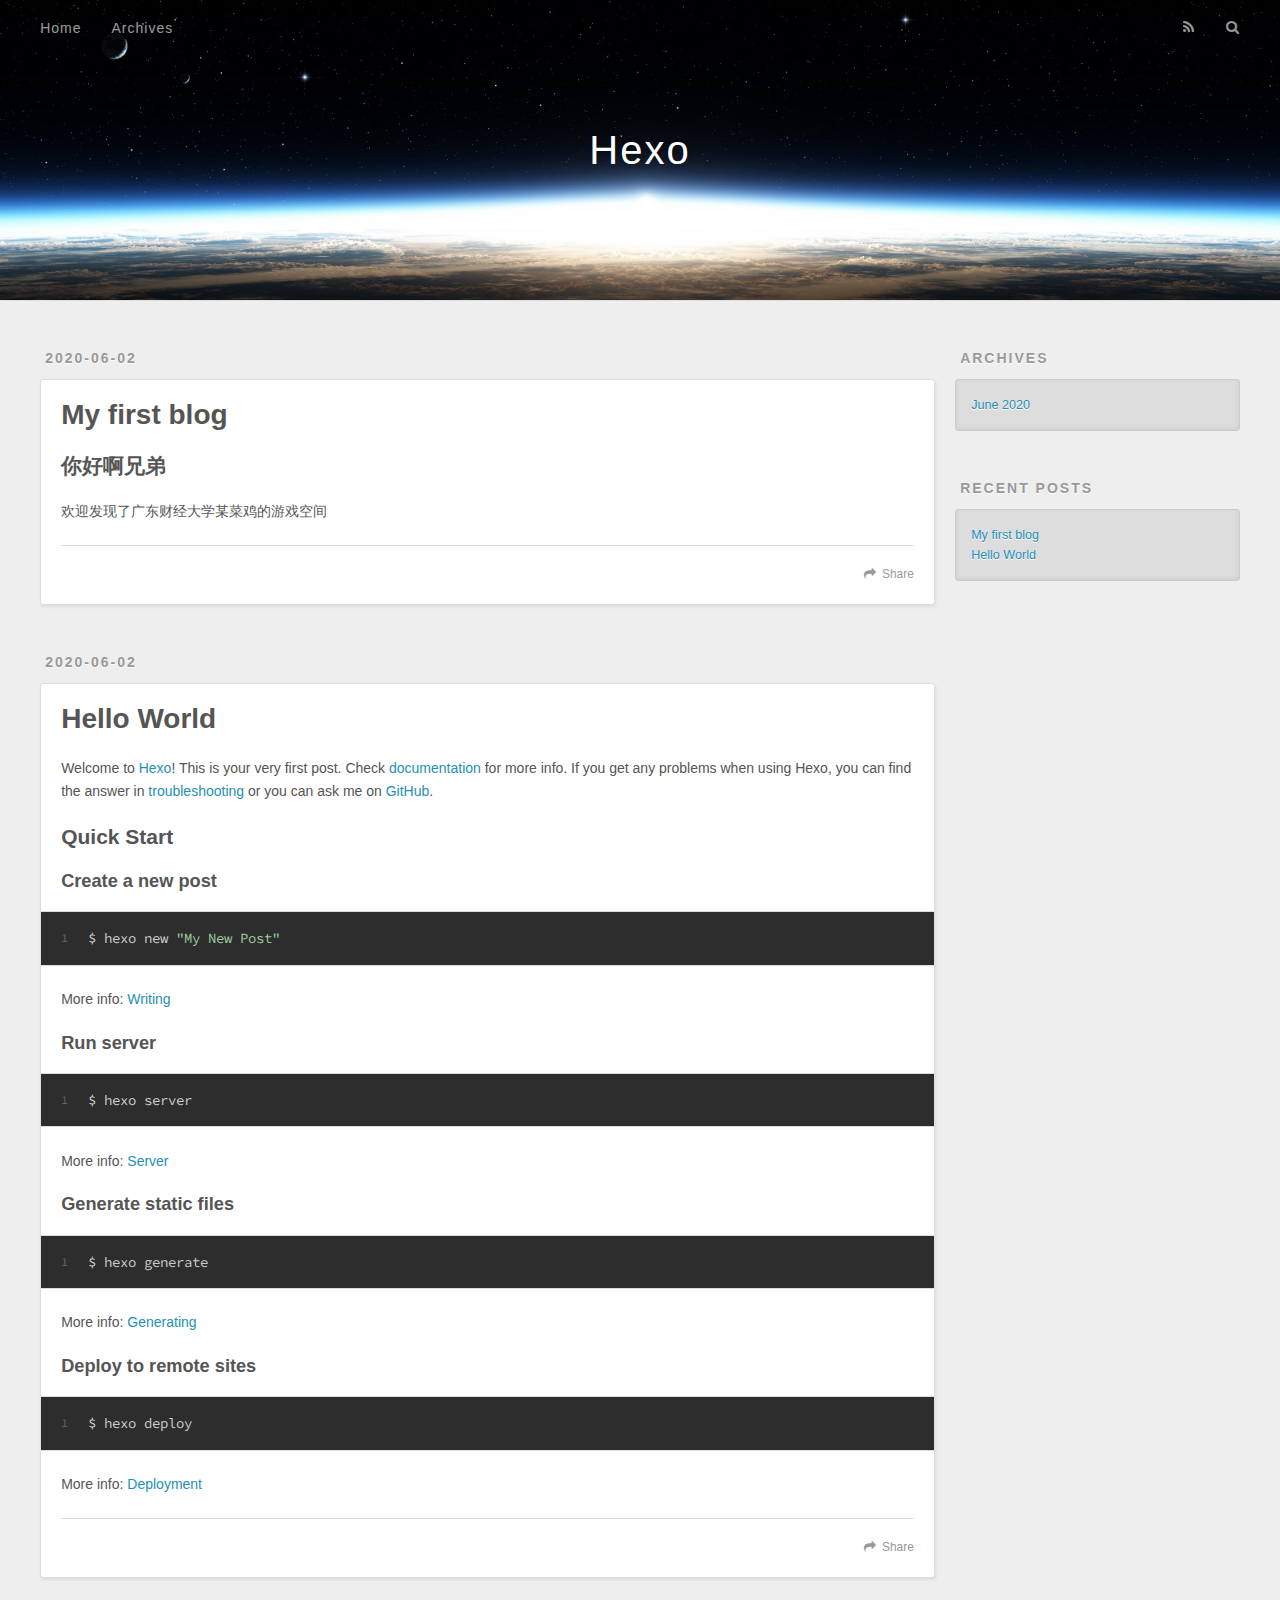
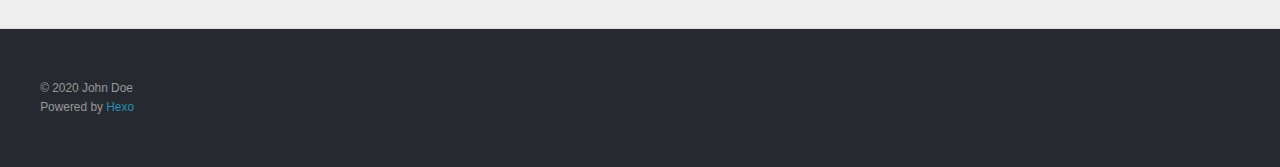
<file: index.html>
<!DOCTYPE html>
<html>
<head>
  <meta charset="utf-8">
  

  
  <title>Hexo</title>
  <meta name="viewport" content="width=device-width, initial-scale=1, maximum-scale=1">
  <meta property="og:type" content="website">
<meta property="og:title" content="Hexo">
<meta property="og:url" content="http://yoursite.com/index.html">
<meta property="og:site_name" content="Hexo">
<meta property="og:locale" content="en_US">
<meta property="article:author" content="John Doe">
<meta name="twitter:card" content="summary">
  
    <link rel="alternate" href="/atom.xml" title="Hexo" type="application/atom+xml">
  
  
    <link rel="icon" href="/favicon.png">
  
  
    <link href="//fonts.googleapis.com/css?family=Source+Code+Pro" rel="stylesheet" type="text/css">
  
  
<link rel="stylesheet" href="/css/style.css">

<meta name="generator" content="Hexo 4.2.1"></head>

<body>
  <div id="container">
    <div id="wrap">
      <header id="header">
  <div id="banner"></div>
  <div id="header-outer" class="outer">
    <div id="header-title" class="inner">
      <h1 id="logo-wrap">
        <a href="/" id="logo">Hexo</a>
      </h1>
      
    </div>
    <div id="header-inner" class="inner">
      <nav id="main-nav">
        <a id="main-nav-toggle" class="nav-icon"></a>
        
          <a class="main-nav-link" href="/">Home</a>
        
          <a class="main-nav-link" href="/archives">Archives</a>
        
      </nav>
      <nav id="sub-nav">
        
          <a id="nav-rss-link" class="nav-icon" href="/atom.xml" title="RSS Feed"></a>
        
        <a id="nav-search-btn" class="nav-icon" title="Search"></a>
      </nav>
      <div id="search-form-wrap">
        <form action="//google.com/search" method="get" accept-charset="UTF-8" class="search-form"><input type="search" name="q" class="search-form-input" placeholder="Search"><button type="submit" class="search-form-submit">&#xF002;</button><input type="hidden" name="sitesearch" value="http://yoursite.com"></form>
      </div>
    </div>
  </div>
</header>
      <div class="outer">
        <section id="main">
  
    <article id="post-My-first-blog" class="article article-type-post" itemscope itemprop="blogPost">
  <div class="article-meta">
    <a href="/2020/06/02/My-first-blog/" class="article-date">
  <time datetime="2020-06-01T18:04:23.000Z" itemprop="datePublished">2020-06-02</time>
</a>
    
  </div>
  <div class="article-inner">
    
    
      <header class="article-header">
        
  
    <h1 itemprop="name">
      <a class="article-title" href="/2020/06/02/My-first-blog/">My first blog</a>
    </h1>
  

      </header>
    
    <div class="article-entry" itemprop="articleBody">
      
        <h2 id="你好啊兄弟"><a href="#你好啊兄弟" class="headerlink" title="你好啊兄弟"></a>你好啊兄弟</h2><p>欢迎发现了广东财经大学某菜鸡的游戏空间</p>

      
    </div>
    <footer class="article-footer">
      <a data-url="http://yoursite.com/2020/06/02/My-first-blog/" data-id="ckawt2v1x0000xcr8hmz1hq9h" class="article-share-link">Share</a>
      
      
    </footer>
  </div>
  
</article>


  
    <article id="post-hello-world" class="article article-type-post" itemscope itemprop="blogPost">
  <div class="article-meta">
    <a href="/2020/06/02/hello-world/" class="article-date">
  <time datetime="2020-06-01T18:00:51.824Z" itemprop="datePublished">2020-06-02</time>
</a>
    
  </div>
  <div class="article-inner">
    
    
      <header class="article-header">
        
  
    <h1 itemprop="name">
      <a class="article-title" href="/2020/06/02/hello-world/">Hello World</a>
    </h1>
  

      </header>
    
    <div class="article-entry" itemprop="articleBody">
      
        <p>Welcome to <a href="https://hexo.io/" target="_blank" rel="noopener">Hexo</a>! This is your very first post. Check <a href="https://hexo.io/docs/" target="_blank" rel="noopener">documentation</a> for more info. If you get any problems when using Hexo, you can find the answer in <a href="https://hexo.io/docs/troubleshooting.html" target="_blank" rel="noopener">troubleshooting</a> or you can ask me on <a href="https://github.com/hexojs/hexo/issues" target="_blank" rel="noopener">GitHub</a>.</p>
<h2 id="Quick-Start"><a href="#Quick-Start" class="headerlink" title="Quick Start"></a>Quick Start</h2><h3 id="Create-a-new-post"><a href="#Create-a-new-post" class="headerlink" title="Create a new post"></a>Create a new post</h3><figure class="highlight bash"><table><tr><td class="gutter"><pre><span class="line">1</span><br></pre></td><td class="code"><pre><span class="line">$ hexo new <span class="string">"My New Post"</span></span><br></pre></td></tr></table></figure>

<p>More info: <a href="https://hexo.io/docs/writing.html" target="_blank" rel="noopener">Writing</a></p>
<h3 id="Run-server"><a href="#Run-server" class="headerlink" title="Run server"></a>Run server</h3><figure class="highlight bash"><table><tr><td class="gutter"><pre><span class="line">1</span><br></pre></td><td class="code"><pre><span class="line">$ hexo server</span><br></pre></td></tr></table></figure>

<p>More info: <a href="https://hexo.io/docs/server.html" target="_blank" rel="noopener">Server</a></p>
<h3 id="Generate-static-files"><a href="#Generate-static-files" class="headerlink" title="Generate static files"></a>Generate static files</h3><figure class="highlight bash"><table><tr><td class="gutter"><pre><span class="line">1</span><br></pre></td><td class="code"><pre><span class="line">$ hexo generate</span><br></pre></td></tr></table></figure>

<p>More info: <a href="https://hexo.io/docs/generating.html" target="_blank" rel="noopener">Generating</a></p>
<h3 id="Deploy-to-remote-sites"><a href="#Deploy-to-remote-sites" class="headerlink" title="Deploy to remote sites"></a>Deploy to remote sites</h3><figure class="highlight bash"><table><tr><td class="gutter"><pre><span class="line">1</span><br></pre></td><td class="code"><pre><span class="line">$ hexo deploy</span><br></pre></td></tr></table></figure>

<p>More info: <a href="https://hexo.io/docs/one-command-deployment.html" target="_blank" rel="noopener">Deployment</a></p>

      
    </div>
    <footer class="article-footer">
      <a data-url="http://yoursite.com/2020/06/02/hello-world/" data-id="ckawt2v2a0001xcr89kyigc2q" class="article-share-link">Share</a>
      
      
    </footer>
  </div>
  
</article>


  


</section>
        
          <aside id="sidebar">
  
    

  
    

  
    
  
    
  <div class="widget-wrap">
    <h3 class="widget-title">Archives</h3>
    <div class="widget">
      <ul class="archive-list"><li class="archive-list-item"><a class="archive-list-link" href="/archives/2020/06/">June 2020</a></li></ul>
    </div>
  </div>


  
    
  <div class="widget-wrap">
    <h3 class="widget-title">Recent Posts</h3>
    <div class="widget">
      <ul>
        
          <li>
            <a href="/2020/06/02/My-first-blog/">My first blog</a>
          </li>
        
          <li>
            <a href="/2020/06/02/hello-world/">Hello World</a>
          </li>
        
      </ul>
    </div>
  </div>

  
</aside>
        
      </div>
      <footer id="footer">
  
  <div class="outer">
    <div id="footer-info" class="inner">
      &copy; 2020 John Doe<br>
      Powered by <a href="http://hexo.io/" target="_blank">Hexo</a>
    </div>
  </div>
</footer>
    </div>
    <nav id="mobile-nav">
  
    <a href="/" class="mobile-nav-link">Home</a>
  
    <a href="/archives" class="mobile-nav-link">Archives</a>
  
</nav>
    

<script src="//ajax.googleapis.com/ajax/libs/jquery/2.0.3/jquery.min.js"></script>


  
<link rel="stylesheet" href="/fancybox/jquery.fancybox.css">

  
<script src="/fancybox/jquery.fancybox.pack.js"></script>




<script src="/js/script.js"></script>




  </div>
</body>
</html>
</file>
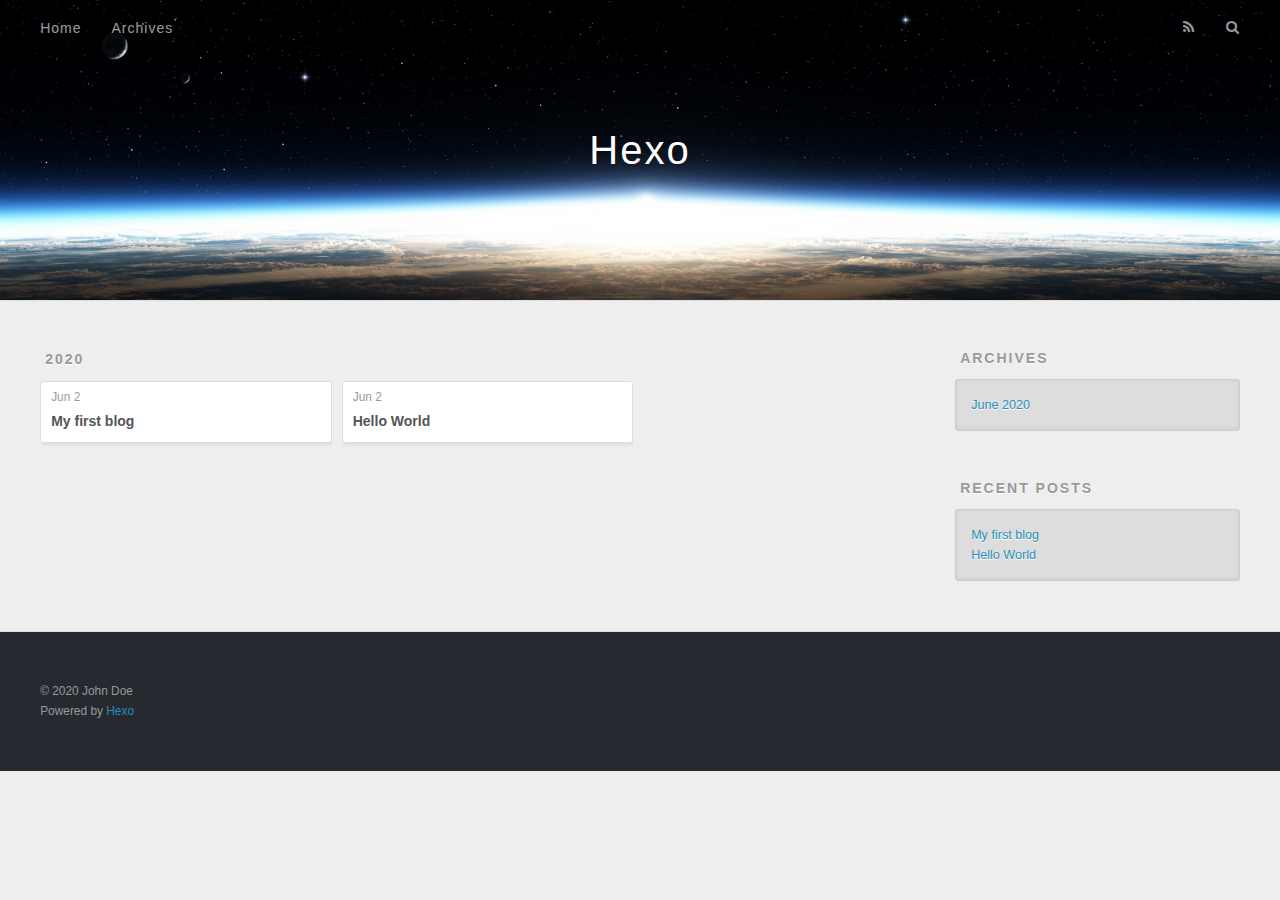
<file: archives/index.html>
<!DOCTYPE html>
<html>
<head>
  <meta charset="utf-8">
  

  
  <title>Archives | Hexo</title>
  <meta name="viewport" content="width=device-width, initial-scale=1, maximum-scale=1">
  <meta property="og:type" content="website">
<meta property="og:title" content="Hexo">
<meta property="og:url" content="http://yoursite.com/archives/index.html">
<meta property="og:site_name" content="Hexo">
<meta property="og:locale" content="en_US">
<meta property="article:author" content="John Doe">
<meta name="twitter:card" content="summary">
  
    <link rel="alternate" href="/atom.xml" title="Hexo" type="application/atom+xml">
  
  
    <link rel="icon" href="/favicon.png">
  
  
    <link href="//fonts.googleapis.com/css?family=Source+Code+Pro" rel="stylesheet" type="text/css">
  
  
<link rel="stylesheet" href="/css/style.css">

<meta name="generator" content="Hexo 4.2.1"></head>

<body>
  <div id="container">
    <div id="wrap">
      <header id="header">
  <div id="banner"></div>
  <div id="header-outer" class="outer">
    <div id="header-title" class="inner">
      <h1 id="logo-wrap">
        <a href="/" id="logo">Hexo</a>
      </h1>
      
    </div>
    <div id="header-inner" class="inner">
      <nav id="main-nav">
        <a id="main-nav-toggle" class="nav-icon"></a>
        
          <a class="main-nav-link" href="/">Home</a>
        
          <a class="main-nav-link" href="/archives">Archives</a>
        
      </nav>
      <nav id="sub-nav">
        
          <a id="nav-rss-link" class="nav-icon" href="/atom.xml" title="RSS Feed"></a>
        
        <a id="nav-search-btn" class="nav-icon" title="Search"></a>
      </nav>
      <div id="search-form-wrap">
        <form action="//google.com/search" method="get" accept-charset="UTF-8" class="search-form"><input type="search" name="q" class="search-form-input" placeholder="Search"><button type="submit" class="search-form-submit">&#xF002;</button><input type="hidden" name="sitesearch" value="http://yoursite.com"></form>
      </div>
    </div>
  </div>
</header>
      <div class="outer">
        <section id="main">
  
  
    
    
      
      
      <section class="archives-wrap">
        <div class="archive-year-wrap">
          <a href="/archives/2020" class="archive-year">2020</a>
        </div>
        <div class="archives">
    
    <article class="archive-article archive-type-post">
  <div class="archive-article-inner">
    <header class="archive-article-header">
      <a href="/2020/06/02/My-first-blog/" class="archive-article-date">
  <time datetime="2020-06-01T18:04:23.000Z" itemprop="datePublished">Jun 2</time>
</a>
      
  
    <h1 itemprop="name">
      <a class="archive-article-title" href="/2020/06/02/My-first-blog/">My first blog</a>
    </h1>
  

    </header>
  </div>
</article>
  
    
    
    <article class="archive-article archive-type-post">
  <div class="archive-article-inner">
    <header class="archive-article-header">
      <a href="/2020/06/02/hello-world/" class="archive-article-date">
  <time datetime="2020-06-01T18:00:51.824Z" itemprop="datePublished">Jun 2</time>
</a>
      
  
    <h1 itemprop="name">
      <a class="archive-article-title" href="/2020/06/02/hello-world/">Hello World</a>
    </h1>
  

    </header>
  </div>
</article>
  
  
    </div></section>
  


</section>
        
          <aside id="sidebar">
  
    

  
    

  
    
  
    
  <div class="widget-wrap">
    <h3 class="widget-title">Archives</h3>
    <div class="widget">
      <ul class="archive-list"><li class="archive-list-item"><a class="archive-list-link" href="/archives/2020/06/">June 2020</a></li></ul>
    </div>
  </div>


  
    
  <div class="widget-wrap">
    <h3 class="widget-title">Recent Posts</h3>
    <div class="widget">
      <ul>
        
          <li>
            <a href="/2020/06/02/My-first-blog/">My first blog</a>
          </li>
        
          <li>
            <a href="/2020/06/02/hello-world/">Hello World</a>
          </li>
        
      </ul>
    </div>
  </div>

  
</aside>
        
      </div>
      <footer id="footer">
  
  <div class="outer">
    <div id="footer-info" class="inner">
      &copy; 2020 John Doe<br>
      Powered by <a href="http://hexo.io/" target="_blank">Hexo</a>
    </div>
  </div>
</footer>
    </div>
    <nav id="mobile-nav">
  
    <a href="/" class="mobile-nav-link">Home</a>
  
    <a href="/archives" class="mobile-nav-link">Archives</a>
  
</nav>
    

<script src="//ajax.googleapis.com/ajax/libs/jquery/2.0.3/jquery.min.js"></script>


  
<link rel="stylesheet" href="/fancybox/jquery.fancybox.css">

  
<script src="/fancybox/jquery.fancybox.pack.js"></script>




<script src="/js/script.js"></script>




  </div>
</body>
</html>
</file>
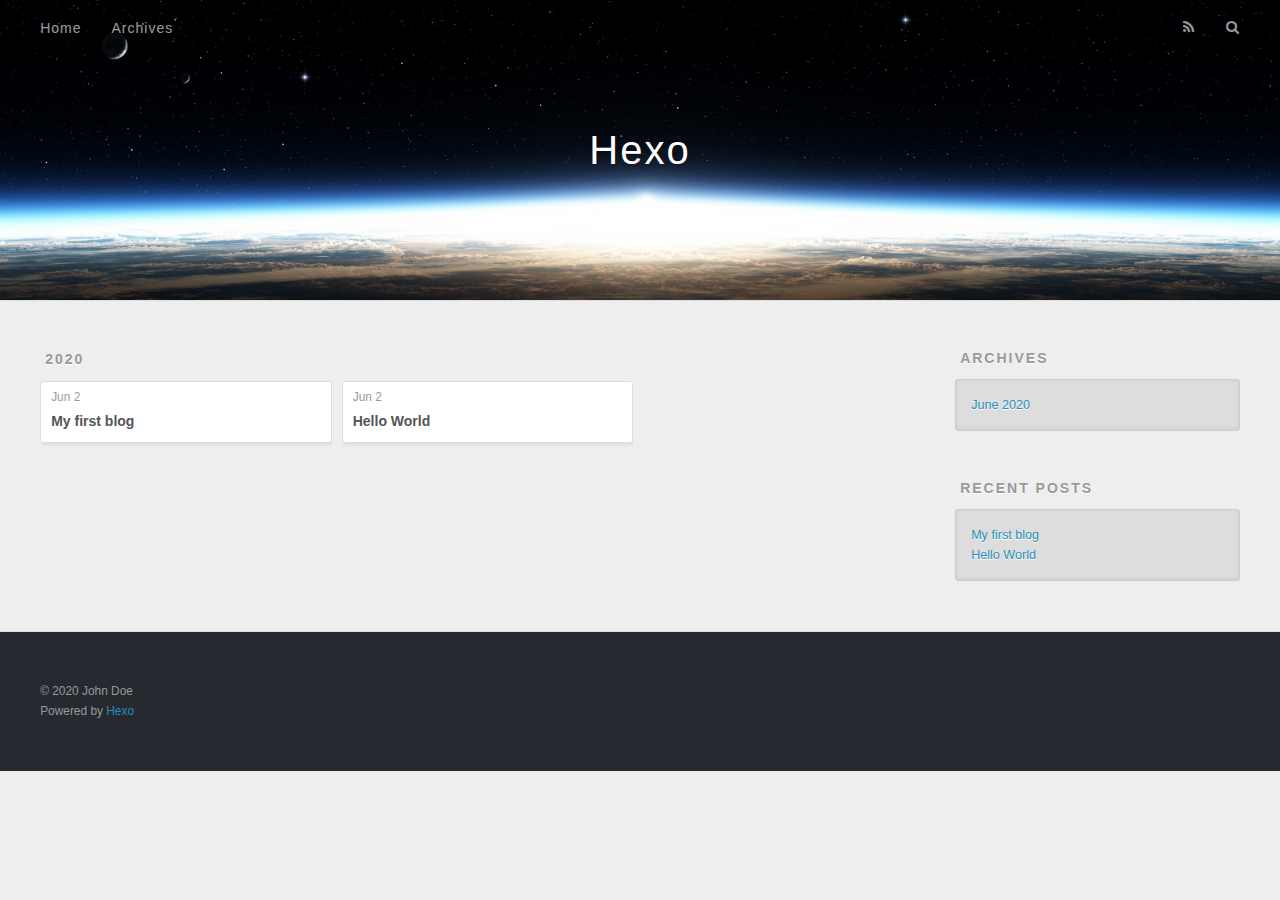
<file: archives/2020/index.html>
<!DOCTYPE html>
<html>
<head>
  <meta charset="utf-8">
  

  
  <title>Archives: 2020 | Hexo</title>
  <meta name="viewport" content="width=device-width, initial-scale=1, maximum-scale=1">
  <meta property="og:type" content="website">
<meta property="og:title" content="Hexo">
<meta property="og:url" content="http://yoursite.com/archives/2020/index.html">
<meta property="og:site_name" content="Hexo">
<meta property="og:locale" content="en_US">
<meta property="article:author" content="John Doe">
<meta name="twitter:card" content="summary">
  
    <link rel="alternate" href="/atom.xml" title="Hexo" type="application/atom+xml">
  
  
    <link rel="icon" href="/favicon.png">
  
  
    <link href="//fonts.googleapis.com/css?family=Source+Code+Pro" rel="stylesheet" type="text/css">
  
  
<link rel="stylesheet" href="/css/style.css">

<meta name="generator" content="Hexo 4.2.1"></head>

<body>
  <div id="container">
    <div id="wrap">
      <header id="header">
  <div id="banner"></div>
  <div id="header-outer" class="outer">
    <div id="header-title" class="inner">
      <h1 id="logo-wrap">
        <a href="/" id="logo">Hexo</a>
      </h1>
      
    </div>
    <div id="header-inner" class="inner">
      <nav id="main-nav">
        <a id="main-nav-toggle" class="nav-icon"></a>
        
          <a class="main-nav-link" href="/">Home</a>
        
          <a class="main-nav-link" href="/archives">Archives</a>
        
      </nav>
      <nav id="sub-nav">
        
          <a id="nav-rss-link" class="nav-icon" href="/atom.xml" title="RSS Feed"></a>
        
        <a id="nav-search-btn" class="nav-icon" title="Search"></a>
      </nav>
      <div id="search-form-wrap">
        <form action="//google.com/search" method="get" accept-charset="UTF-8" class="search-form"><input type="search" name="q" class="search-form-input" placeholder="Search"><button type="submit" class="search-form-submit">&#xF002;</button><input type="hidden" name="sitesearch" value="http://yoursite.com"></form>
      </div>
    </div>
  </div>
</header>
      <div class="outer">
        <section id="main">
  
  
    
    
      
      
      <section class="archives-wrap">
        <div class="archive-year-wrap">
          <a href="/archives/2020" class="archive-year">2020</a>
        </div>
        <div class="archives">
    
    <article class="archive-article archive-type-post">
  <div class="archive-article-inner">
    <header class="archive-article-header">
      <a href="/2020/06/02/My-first-blog/" class="archive-article-date">
  <time datetime="2020-06-01T18:04:23.000Z" itemprop="datePublished">Jun 2</time>
</a>
      
  
    <h1 itemprop="name">
      <a class="archive-article-title" href="/2020/06/02/My-first-blog/">My first blog</a>
    </h1>
  

    </header>
  </div>
</article>
  
    
    
    <article class="archive-article archive-type-post">
  <div class="archive-article-inner">
    <header class="archive-article-header">
      <a href="/2020/06/02/hello-world/" class="archive-article-date">
  <time datetime="2020-06-01T18:00:51.824Z" itemprop="datePublished">Jun 2</time>
</a>
      
  
    <h1 itemprop="name">
      <a class="archive-article-title" href="/2020/06/02/hello-world/">Hello World</a>
    </h1>
  

    </header>
  </div>
</article>
  
  
    </div></section>
  


</section>
        
          <aside id="sidebar">
  
    

  
    

  
    
  
    
  <div class="widget-wrap">
    <h3 class="widget-title">Archives</h3>
    <div class="widget">
      <ul class="archive-list"><li class="archive-list-item"><a class="archive-list-link" href="/archives/2020/06/">June 2020</a></li></ul>
    </div>
  </div>


  
    
  <div class="widget-wrap">
    <h3 class="widget-title">Recent Posts</h3>
    <div class="widget">
      <ul>
        
          <li>
            <a href="/2020/06/02/My-first-blog/">My first blog</a>
          </li>
        
          <li>
            <a href="/2020/06/02/hello-world/">Hello World</a>
          </li>
        
      </ul>
    </div>
  </div>

  
</aside>
        
      </div>
      <footer id="footer">
  
  <div class="outer">
    <div id="footer-info" class="inner">
      &copy; 2020 John Doe<br>
      Powered by <a href="http://hexo.io/" target="_blank">Hexo</a>
    </div>
  </div>
</footer>
    </div>
    <nav id="mobile-nav">
  
    <a href="/" class="mobile-nav-link">Home</a>
  
    <a href="/archives" class="mobile-nav-link">Archives</a>
  
</nav>
    

<script src="//ajax.googleapis.com/ajax/libs/jquery/2.0.3/jquery.min.js"></script>


  
<link rel="stylesheet" href="/fancybox/jquery.fancybox.css">

  
<script src="/fancybox/jquery.fancybox.pack.js"></script>




<script src="/js/script.js"></script>




  </div>
</body>
</html>
</file>
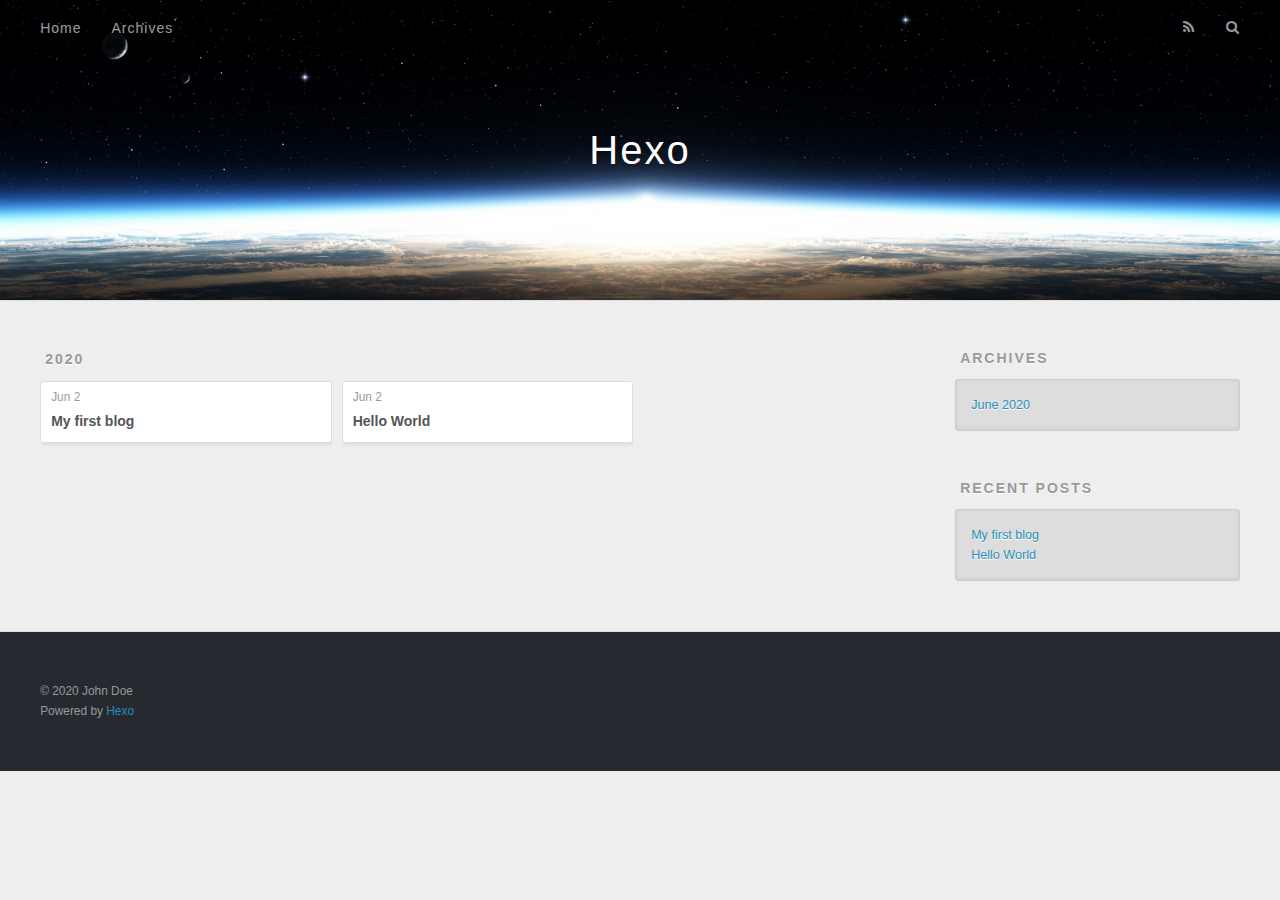
<file: archives/2020/06/index.html>
<!DOCTYPE html>
<html>
<head>
  <meta charset="utf-8">
  

  
  <title>Archives: 2020/6 | Hexo</title>
  <meta name="viewport" content="width=device-width, initial-scale=1, maximum-scale=1">
  <meta property="og:type" content="website">
<meta property="og:title" content="Hexo">
<meta property="og:url" content="http://yoursite.com/archives/2020/06/index.html">
<meta property="og:site_name" content="Hexo">
<meta property="og:locale" content="en_US">
<meta property="article:author" content="John Doe">
<meta name="twitter:card" content="summary">
  
    <link rel="alternate" href="/atom.xml" title="Hexo" type="application/atom+xml">
  
  
    <link rel="icon" href="/favicon.png">
  
  
    <link href="//fonts.googleapis.com/css?family=Source+Code+Pro" rel="stylesheet" type="text/css">
  
  
<link rel="stylesheet" href="/css/style.css">

<meta name="generator" content="Hexo 4.2.1"></head>

<body>
  <div id="container">
    <div id="wrap">
      <header id="header">
  <div id="banner"></div>
  <div id="header-outer" class="outer">
    <div id="header-title" class="inner">
      <h1 id="logo-wrap">
        <a href="/" id="logo">Hexo</a>
      </h1>
      
    </div>
    <div id="header-inner" class="inner">
      <nav id="main-nav">
        <a id="main-nav-toggle" class="nav-icon"></a>
        
          <a class="main-nav-link" href="/">Home</a>
        
          <a class="main-nav-link" href="/archives">Archives</a>
        
      </nav>
      <nav id="sub-nav">
        
          <a id="nav-rss-link" class="nav-icon" href="/atom.xml" title="RSS Feed"></a>
        
        <a id="nav-search-btn" class="nav-icon" title="Search"></a>
      </nav>
      <div id="search-form-wrap">
        <form action="//google.com/search" method="get" accept-charset="UTF-8" class="search-form"><input type="search" name="q" class="search-form-input" placeholder="Search"><button type="submit" class="search-form-submit">&#xF002;</button><input type="hidden" name="sitesearch" value="http://yoursite.com"></form>
      </div>
    </div>
  </div>
</header>
      <div class="outer">
        <section id="main">
  
  
    
    
      
      
      <section class="archives-wrap">
        <div class="archive-year-wrap">
          <a href="/archives/2020" class="archive-year">2020</a>
        </div>
        <div class="archives">
    
    <article class="archive-article archive-type-post">
  <div class="archive-article-inner">
    <header class="archive-article-header">
      <a href="/2020/06/02/My-first-blog/" class="archive-article-date">
  <time datetime="2020-06-01T18:04:23.000Z" itemprop="datePublished">Jun 2</time>
</a>
      
  
    <h1 itemprop="name">
      <a class="archive-article-title" href="/2020/06/02/My-first-blog/">My first blog</a>
    </h1>
  

    </header>
  </div>
</article>
  
    
    
    <article class="archive-article archive-type-post">
  <div class="archive-article-inner">
    <header class="archive-article-header">
      <a href="/2020/06/02/hello-world/" class="archive-article-date">
  <time datetime="2020-06-01T18:00:51.824Z" itemprop="datePublished">Jun 2</time>
</a>
      
  
    <h1 itemprop="name">
      <a class="archive-article-title" href="/2020/06/02/hello-world/">Hello World</a>
    </h1>
  

    </header>
  </div>
</article>
  
  
    </div></section>
  


</section>
        
          <aside id="sidebar">
  
    

  
    

  
    
  
    
  <div class="widget-wrap">
    <h3 class="widget-title">Archives</h3>
    <div class="widget">
      <ul class="archive-list"><li class="archive-list-item"><a class="archive-list-link" href="/archives/2020/06/">June 2020</a></li></ul>
    </div>
  </div>


  
    
  <div class="widget-wrap">
    <h3 class="widget-title">Recent Posts</h3>
    <div class="widget">
      <ul>
        
          <li>
            <a href="/2020/06/02/My-first-blog/">My first blog</a>
          </li>
        
          <li>
            <a href="/2020/06/02/hello-world/">Hello World</a>
          </li>
        
      </ul>
    </div>
  </div>

  
</aside>
        
      </div>
      <footer id="footer">
  
  <div class="outer">
    <div id="footer-info" class="inner">
      &copy; 2020 John Doe<br>
      Powered by <a href="http://hexo.io/" target="_blank">Hexo</a>
    </div>
  </div>
</footer>
    </div>
    <nav id="mobile-nav">
  
    <a href="/" class="mobile-nav-link">Home</a>
  
    <a href="/archives" class="mobile-nav-link">Archives</a>
  
</nav>
    

<script src="//ajax.googleapis.com/ajax/libs/jquery/2.0.3/jquery.min.js"></script>


  
<link rel="stylesheet" href="/fancybox/jquery.fancybox.css">

  
<script src="/fancybox/jquery.fancybox.pack.js"></script>




<script src="/js/script.js"></script>




  </div>
</body>
</html>
</file>
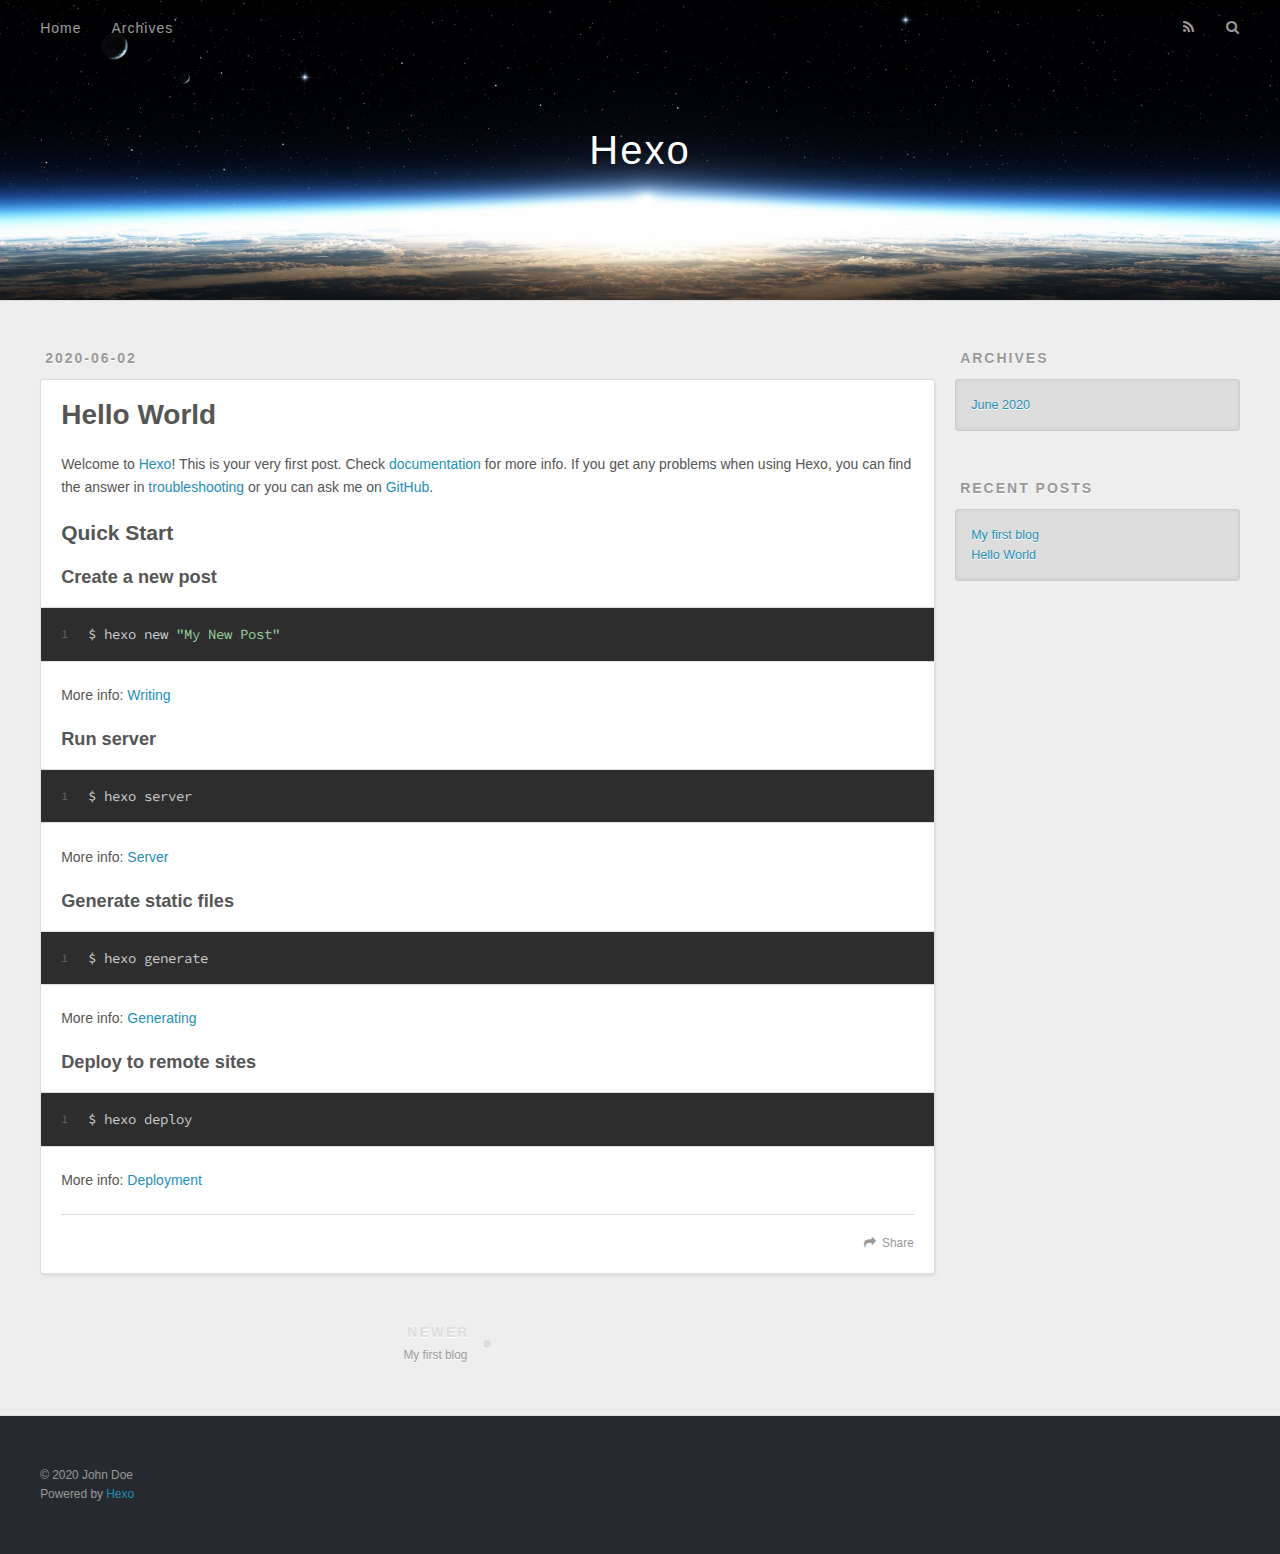
<file: 2020/06/02/hello-world/index.html>
<!DOCTYPE html>
<html>
<head>
  <meta charset="utf-8">
  

  
  <title>Hello World | Hexo</title>
  <meta name="viewport" content="width=device-width, initial-scale=1, maximum-scale=1">
  <meta name="description" content="Welcome to Hexo! This is your very first post. Check documentation for more info. If you get any problems when using Hexo, you can find the answer in troubleshooting or you can ask me on GitHub. Quick">
<meta property="og:type" content="article">
<meta property="og:title" content="Hello World">
<meta property="og:url" content="http://yoursite.com/2020/06/02/hello-world/index.html">
<meta property="og:site_name" content="Hexo">
<meta property="og:description" content="Welcome to Hexo! This is your very first post. Check documentation for more info. If you get any problems when using Hexo, you can find the answer in troubleshooting or you can ask me on GitHub. Quick">
<meta property="og:locale" content="en_US">
<meta property="article:published_time" content="2020-06-01T18:00:51.824Z">
<meta property="article:modified_time" content="2020-06-01T18:00:51.824Z">
<meta property="article:author" content="John Doe">
<meta name="twitter:card" content="summary">
  
    <link rel="alternate" href="/atom.xml" title="Hexo" type="application/atom+xml">
  
  
    <link rel="icon" href="/favicon.png">
  
  
    <link href="//fonts.googleapis.com/css?family=Source+Code+Pro" rel="stylesheet" type="text/css">
  
  
<link rel="stylesheet" href="/css/style.css">

<meta name="generator" content="Hexo 4.2.1"></head>

<body>
  <div id="container">
    <div id="wrap">
      <header id="header">
  <div id="banner"></div>
  <div id="header-outer" class="outer">
    <div id="header-title" class="inner">
      <h1 id="logo-wrap">
        <a href="/" id="logo">Hexo</a>
      </h1>
      
    </div>
    <div id="header-inner" class="inner">
      <nav id="main-nav">
        <a id="main-nav-toggle" class="nav-icon"></a>
        
          <a class="main-nav-link" href="/">Home</a>
        
          <a class="main-nav-link" href="/archives">Archives</a>
        
      </nav>
      <nav id="sub-nav">
        
          <a id="nav-rss-link" class="nav-icon" href="/atom.xml" title="RSS Feed"></a>
        
        <a id="nav-search-btn" class="nav-icon" title="Search"></a>
      </nav>
      <div id="search-form-wrap">
        <form action="//google.com/search" method="get" accept-charset="UTF-8" class="search-form"><input type="search" name="q" class="search-form-input" placeholder="Search"><button type="submit" class="search-form-submit">&#xF002;</button><input type="hidden" name="sitesearch" value="http://yoursite.com"></form>
      </div>
    </div>
  </div>
</header>
      <div class="outer">
        <section id="main"><article id="post-hello-world" class="article article-type-post" itemscope itemprop="blogPost">
  <div class="article-meta">
    <a href="/2020/06/02/hello-world/" class="article-date">
  <time datetime="2020-06-01T18:00:51.824Z" itemprop="datePublished">2020-06-02</time>
</a>
    
  </div>
  <div class="article-inner">
    
    
      <header class="article-header">
        
  
    <h1 class="article-title" itemprop="name">
      Hello World
    </h1>
  

      </header>
    
    <div class="article-entry" itemprop="articleBody">
      
        <p>Welcome to <a href="https://hexo.io/" target="_blank" rel="noopener">Hexo</a>! This is your very first post. Check <a href="https://hexo.io/docs/" target="_blank" rel="noopener">documentation</a> for more info. If you get any problems when using Hexo, you can find the answer in <a href="https://hexo.io/docs/troubleshooting.html" target="_blank" rel="noopener">troubleshooting</a> or you can ask me on <a href="https://github.com/hexojs/hexo/issues" target="_blank" rel="noopener">GitHub</a>.</p>
<h2 id="Quick-Start"><a href="#Quick-Start" class="headerlink" title="Quick Start"></a>Quick Start</h2><h3 id="Create-a-new-post"><a href="#Create-a-new-post" class="headerlink" title="Create a new post"></a>Create a new post</h3><figure class="highlight bash"><table><tr><td class="gutter"><pre><span class="line">1</span><br></pre></td><td class="code"><pre><span class="line">$ hexo new <span class="string">"My New Post"</span></span><br></pre></td></tr></table></figure>

<p>More info: <a href="https://hexo.io/docs/writing.html" target="_blank" rel="noopener">Writing</a></p>
<h3 id="Run-server"><a href="#Run-server" class="headerlink" title="Run server"></a>Run server</h3><figure class="highlight bash"><table><tr><td class="gutter"><pre><span class="line">1</span><br></pre></td><td class="code"><pre><span class="line">$ hexo server</span><br></pre></td></tr></table></figure>

<p>More info: <a href="https://hexo.io/docs/server.html" target="_blank" rel="noopener">Server</a></p>
<h3 id="Generate-static-files"><a href="#Generate-static-files" class="headerlink" title="Generate static files"></a>Generate static files</h3><figure class="highlight bash"><table><tr><td class="gutter"><pre><span class="line">1</span><br></pre></td><td class="code"><pre><span class="line">$ hexo generate</span><br></pre></td></tr></table></figure>

<p>More info: <a href="https://hexo.io/docs/generating.html" target="_blank" rel="noopener">Generating</a></p>
<h3 id="Deploy-to-remote-sites"><a href="#Deploy-to-remote-sites" class="headerlink" title="Deploy to remote sites"></a>Deploy to remote sites</h3><figure class="highlight bash"><table><tr><td class="gutter"><pre><span class="line">1</span><br></pre></td><td class="code"><pre><span class="line">$ hexo deploy</span><br></pre></td></tr></table></figure>

<p>More info: <a href="https://hexo.io/docs/one-command-deployment.html" target="_blank" rel="noopener">Deployment</a></p>

      
    </div>
    <footer class="article-footer">
      <a data-url="http://yoursite.com/2020/06/02/hello-world/" data-id="ckawt2v2a0001xcr89kyigc2q" class="article-share-link">Share</a>
      
      
    </footer>
  </div>
  
    
<nav id="article-nav">
  
    <a href="/2020/06/02/My-first-blog/" id="article-nav-newer" class="article-nav-link-wrap">
      <strong class="article-nav-caption">Newer</strong>
      <div class="article-nav-title">
        
          My first blog
        
      </div>
    </a>
  
  
</nav>

  
</article>

</section>
        
          <aside id="sidebar">
  
    

  
    

  
    
  
    
  <div class="widget-wrap">
    <h3 class="widget-title">Archives</h3>
    <div class="widget">
      <ul class="archive-list"><li class="archive-list-item"><a class="archive-list-link" href="/archives/2020/06/">June 2020</a></li></ul>
    </div>
  </div>


  
    
  <div class="widget-wrap">
    <h3 class="widget-title">Recent Posts</h3>
    <div class="widget">
      <ul>
        
          <li>
            <a href="/2020/06/02/My-first-blog/">My first blog</a>
          </li>
        
          <li>
            <a href="/2020/06/02/hello-world/">Hello World</a>
          </li>
        
      </ul>
    </div>
  </div>

  
</aside>
        
      </div>
      <footer id="footer">
  
  <div class="outer">
    <div id="footer-info" class="inner">
      &copy; 2020 John Doe<br>
      Powered by <a href="http://hexo.io/" target="_blank">Hexo</a>
    </div>
  </div>
</footer>
    </div>
    <nav id="mobile-nav">
  
    <a href="/" class="mobile-nav-link">Home</a>
  
    <a href="/archives" class="mobile-nav-link">Archives</a>
  
</nav>
    

<script src="//ajax.googleapis.com/ajax/libs/jquery/2.0.3/jquery.min.js"></script>


  
<link rel="stylesheet" href="/fancybox/jquery.fancybox.css">

  
<script src="/fancybox/jquery.fancybox.pack.js"></script>




<script src="/js/script.js"></script>




  </div>
</body>
</html>
</file>
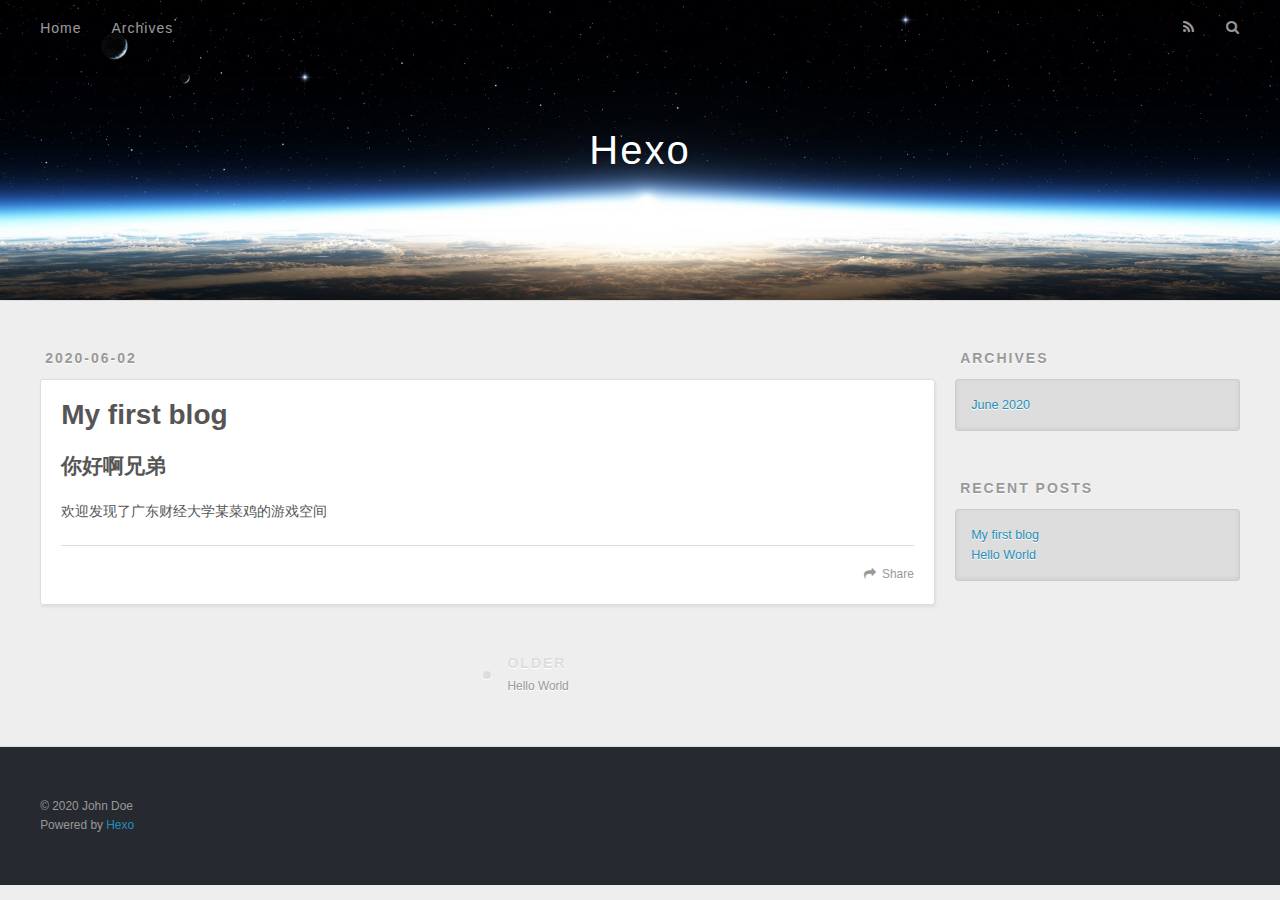
<file: 2020/06/02/My-first-blog/index.html>
<!DOCTYPE html>
<html>
<head>
  <meta charset="utf-8">
  

  
  <title>My first blog | Hexo</title>
  <meta name="viewport" content="width=device-width, initial-scale=1, maximum-scale=1">
  <meta name="description" content="你好啊兄弟欢迎发现了广东财经大学某菜鸡的游戏空间">
<meta property="og:type" content="article">
<meta property="og:title" content="My first blog">
<meta property="og:url" content="http://yoursite.com/2020/06/02/My-first-blog/index.html">
<meta property="og:site_name" content="Hexo">
<meta property="og:description" content="你好啊兄弟欢迎发现了广东财经大学某菜鸡的游戏空间">
<meta property="og:locale" content="en_US">
<meta property="article:published_time" content="2020-06-01T18:04:23.000Z">
<meta property="article:modified_time" content="2020-06-01T18:07:16.880Z">
<meta property="article:author" content="John Doe">
<meta name="twitter:card" content="summary">
  
    <link rel="alternate" href="/atom.xml" title="Hexo" type="application/atom+xml">
  
  
    <link rel="icon" href="/favicon.png">
  
  
    <link href="//fonts.googleapis.com/css?family=Source+Code+Pro" rel="stylesheet" type="text/css">
  
  
<link rel="stylesheet" href="/css/style.css">

<meta name="generator" content="Hexo 4.2.1"></head>

<body>
  <div id="container">
    <div id="wrap">
      <header id="header">
  <div id="banner"></div>
  <div id="header-outer" class="outer">
    <div id="header-title" class="inner">
      <h1 id="logo-wrap">
        <a href="/" id="logo">Hexo</a>
      </h1>
      
    </div>
    <div id="header-inner" class="inner">
      <nav id="main-nav">
        <a id="main-nav-toggle" class="nav-icon"></a>
        
          <a class="main-nav-link" href="/">Home</a>
        
          <a class="main-nav-link" href="/archives">Archives</a>
        
      </nav>
      <nav id="sub-nav">
        
          <a id="nav-rss-link" class="nav-icon" href="/atom.xml" title="RSS Feed"></a>
        
        <a id="nav-search-btn" class="nav-icon" title="Search"></a>
      </nav>
      <div id="search-form-wrap">
        <form action="//google.com/search" method="get" accept-charset="UTF-8" class="search-form"><input type="search" name="q" class="search-form-input" placeholder="Search"><button type="submit" class="search-form-submit">&#xF002;</button><input type="hidden" name="sitesearch" value="http://yoursite.com"></form>
      </div>
    </div>
  </div>
</header>
      <div class="outer">
        <section id="main"><article id="post-My-first-blog" class="article article-type-post" itemscope itemprop="blogPost">
  <div class="article-meta">
    <a href="/2020/06/02/My-first-blog/" class="article-date">
  <time datetime="2020-06-01T18:04:23.000Z" itemprop="datePublished">2020-06-02</time>
</a>
    
  </div>
  <div class="article-inner">
    
    
      <header class="article-header">
        
  
    <h1 class="article-title" itemprop="name">
      My first blog
    </h1>
  

      </header>
    
    <div class="article-entry" itemprop="articleBody">
      
        <h2 id="你好啊兄弟"><a href="#你好啊兄弟" class="headerlink" title="你好啊兄弟"></a>你好啊兄弟</h2><p>欢迎发现了广东财经大学某菜鸡的游戏空间</p>

      
    </div>
    <footer class="article-footer">
      <a data-url="http://yoursite.com/2020/06/02/My-first-blog/" data-id="ckawt2v1x0000xcr8hmz1hq9h" class="article-share-link">Share</a>
      
      
    </footer>
  </div>
  
    
<nav id="article-nav">
  
  
    <a href="/2020/06/02/hello-world/" id="article-nav-older" class="article-nav-link-wrap">
      <strong class="article-nav-caption">Older</strong>
      <div class="article-nav-title">Hello World</div>
    </a>
  
</nav>

  
</article>

</section>
        
          <aside id="sidebar">
  
    

  
    

  
    
  
    
  <div class="widget-wrap">
    <h3 class="widget-title">Archives</h3>
    <div class="widget">
      <ul class="archive-list"><li class="archive-list-item"><a class="archive-list-link" href="/archives/2020/06/">June 2020</a></li></ul>
    </div>
  </div>


  
    
  <div class="widget-wrap">
    <h3 class="widget-title">Recent Posts</h3>
    <div class="widget">
      <ul>
        
          <li>
            <a href="/2020/06/02/My-first-blog/">My first blog</a>
          </li>
        
          <li>
            <a href="/2020/06/02/hello-world/">Hello World</a>
          </li>
        
      </ul>
    </div>
  </div>

  
</aside>
        
      </div>
      <footer id="footer">
  
  <div class="outer">
    <div id="footer-info" class="inner">
      &copy; 2020 John Doe<br>
      Powered by <a href="http://hexo.io/" target="_blank">Hexo</a>
    </div>
  </div>
</footer>
    </div>
    <nav id="mobile-nav">
  
    <a href="/" class="mobile-nav-link">Home</a>
  
    <a href="/archives" class="mobile-nav-link">Archives</a>
  
</nav>
    

<script src="//ajax.googleapis.com/ajax/libs/jquery/2.0.3/jquery.min.js"></script>


  
<link rel="stylesheet" href="/fancybox/jquery.fancybox.css">

  
<script src="/fancybox/jquery.fancybox.pack.js"></script>




<script src="/js/script.js"></script>




  </div>
</body>
</html>
</file>
<file: css/style.css>
body {
  width: 100%;
}
body:before,
body:after {
  content: "";
  display: table;
}
body:after {
  clear: both;
}
html,
body,
div,
span,
applet,
object,
iframe,
h1,
h2,
h3,
h4,
h5,
h6,
p,
blockquote,
pre,
a,
abbr,
acronym,
address,
big,
cite,
code,
del,
dfn,
em,
img,
ins,
kbd,
q,
s,
samp,
small,
strike,
strong,
sub,
sup,
tt,
var,
dl,
dt,
dd,
ol,
ul,
li,
fieldset,
form,
label,
legend,
table,
caption,
tbody,
tfoot,
thead,
tr,
th,
td {
  margin: 0;
  padding: 0;
  border: 0;
  outline: 0;
  font-weight: inherit;
  font-style: inherit;
  font-family: inherit;
  font-size: 100%;
  vertical-align: baseline;
}
body {
  line-height: 1;
  color: #000;
  background: #fff;
}
ol,
ul {
  list-style: none;
}
table {
  border-collapse: separate;
  border-spacing: 0;
  vertical-align: middle;
}
caption,
th,
td {
  text-align: left;
  font-weight: normal;
  vertical-align: middle;
}
a img {
  border: none;
}
input,
button {
  margin: 0;
  padding: 0;
}
input::-moz-focus-inner,
button::-moz-focus-inner {
  border: 0;
  padding: 0;
}
@font-face {
  font-family: FontAwesome;
  font-style: normal;
  font-weight: normal;
  src: url("fonts/fontawesome-webfont.eot?v=#4.0.3");
  src: url("fonts/fontawesome-webfont.eot?#iefix&v=#4.0.3") format("embedded-opentype"), url("fonts/fontawesome-webfont.woff?v=#4.0.3") format("woff"), url("fonts/fontawesome-webfont.ttf?v=#4.0.3") format("truetype"), url("fonts/fontawesome-webfont.svg#fontawesomeregular?v=#4.0.3") format("svg");
}
html,
body,
#container {
  height: 100%;
}
body {
  background: #eee;
  font: 14px -apple-system, BlinkMacSystemFont, "Segoe UI", "Roboto", "Oxygen", "Ubuntu", "Cantarell", "Fira Sans", "Droid Sans", "Helvetica Neue", sans-serif;
  -webkit-text-size-adjust: 100%;
}
.outer {
  max-width: 1220px;
  margin: 0 auto;
  padding: 0 20px;
}
.outer:before,
.outer:after {
  content: "";
  display: table;
}
.outer:after {
  clear: both;
}
.inner {
  display: inline;
  float: left;
  width: 98.33333333333333%;
  margin: 0 0.833333333333333%;
}
.left,
.alignleft {
  float: left;
}
.right,
.alignright {
  float: right;
}
.clear {
  clear: both;
}
#container {
  position: relative;
}
.mobile-nav-on {
  overflow: hidden;
}
#wrap {
  height: 100%;
  width: 100%;
  position: absolute;
  top: 0;
  left: 0;
  -webkit-transition: 0.2s ease-out;
  -moz-transition: 0.2s ease-out;
  -ms-transition: 0.2s ease-out;
  transition: 0.2s ease-out;
  z-index: 1;
  background: #eee;
}
.mobile-nav-on #wrap {
  left: 280px;
}
@media screen and (min-width: 768px) {
  #main {
    display: inline;
    float: left;
    width: 73.33333333333333%;
    margin: 0 0.833333333333333%;
  }
}
.article-date,
.article-category-link,
.archive-year,
.widget-title {
  text-decoration: none;
  text-transform: uppercase;
  letter-spacing: 2px;
  color: #999;
  margin-bottom: 1em;
  margin-left: 5px;
  line-height: 1em;
  text-shadow: 0 1px #fff;
  font-weight: bold;
}
.article-inner,
.archive-article-inner {
  background: #fff;
  -webkit-box-shadow: 1px 2px 3px #ddd;
  box-shadow: 1px 2px 3px #ddd;
  border: 1px solid #ddd;
  border-radius: 3px;
}
.article-entry h1,
.widget h1 {
  font-size: 2em;
}
.article-entry h2,
.widget h2 {
  font-size: 1.5em;
}
.article-entry h3,
.widget h3 {
  font-size: 1.3em;
}
.article-entry h4,
.widget h4 {
  font-size: 1.2em;
}
.article-entry h5,
.widget h5 {
  font-size: 1em;
}
.article-entry h6,
.widget h6 {
  font-size: 1em;
  color: #999;
}
.article-entry hr,
.widget hr {
  border: 1px dashed #ddd;
}
.article-entry strong,
.widget strong {
  font-weight: bold;
}
.article-entry em,
.widget em,
.article-entry cite,
.widget cite {
  font-style: italic;
}
.article-entry sup,
.widget sup,
.article-entry sub,
.widget sub {
  font-size: 0.75em;
  line-height: 0;
  position: relative;
  vertical-align: baseline;
}
.article-entry sup,
.widget sup {
  top: -0.5em;
}
.article-entry sub,
.widget sub {
  bottom: -0.2em;
}
.article-entry small,
.widget small {
  font-size: 0.85em;
}
.article-entry acronym,
.widget acronym,
.article-entry abbr,
.widget abbr {
  border-bottom: 1px dotted;
}
.article-entry ul,
.widget ul,
.article-entry ol,
.widget ol,
.article-entry dl,
.widget dl {
  margin: 0 20px;
  line-height: 1.6em;
}
.article-entry ul ul,
.widget ul ul,
.article-entry ol ul,
.widget ol ul,
.article-entry ul ol,
.widget ul ol,
.article-entry ol ol,
.widget ol ol {
  margin-top: 0;
  margin-bottom: 0;
}
.article-entry ul,
.widget ul {
  list-style: disc;
}
.article-entry ol,
.widget ol {
  list-style: decimal;
}
.article-entry dt,
.widget dt {
  font-weight: bold;
}
#header {
  height: 300px;
  position: relative;
  border-bottom: 1px solid #ddd;
}
#header:before,
#header:after {
  content: "";
  position: absolute;
  left: 0;
  right: 0;
  height: 40px;
}
#header:before {
  top: 0;
  background: -webkit-linear-gradient(rgba(0,0,0,0.2), transparent);
  background: -moz-linear-gradient(rgba(0,0,0,0.2), transparent);
  background: -ms-linear-gradient(rgba(0,0,0,0.2), transparent);
  background: linear-gradient(rgba(0,0,0,0.2), transparent);
}
#header:after {
  bottom: 0;
  background: -webkit-linear-gradient(transparent, rgba(0,0,0,0.2));
  background: -moz-linear-gradient(transparent, rgba(0,0,0,0.2));
  background: -ms-linear-gradient(transparent, rgba(0,0,0,0.2));
  background: linear-gradient(transparent, rgba(0,0,0,0.2));
}
#header-outer {
  height: 100%;
  position: relative;
}
#header-inner {
  position: relative;
  overflow: hidden;
}
#banner {
  position: absolute;
  top: 0;
  left: 0;
  width: 100%;
  height: 100%;
  background: url("images/banner.jpg") center #000;
  -webkit-background-size: cover;
  -moz-background-size: cover;
  background-size: cover;
  z-index: -1;
}
#header-title {
  text-align: center;
  height: 40px;
  position: absolute;
  top: 50%;
  left: 0;
  margin-top: -20px;
}
#logo,
#subtitle {
  text-decoration: none;
  color: #fff;
  font-weight: 300;
  text-shadow: 0 1px 4px rgba(0,0,0,0.3);
}
#logo {
  font-size: 40px;
  line-height: 40px;
  letter-spacing: 2px;
}
#subtitle {
  font-size: 16px;
  line-height: 16px;
  letter-spacing: 1px;
}
#subtitle-wrap {
  margin-top: 16px;
}
#main-nav {
  float: left;
  margin-left: -15px;
}
.nav-icon,
.main-nav-link {
  float: left;
  color: #fff;
  opacity: 0.6;
  text-decoration: none;
  text-shadow: 0 1px rgba(0,0,0,0.2);
  -webkit-transition: opacity 0.2s;
  -moz-transition: opacity 0.2s;
  -ms-transition: opacity 0.2s;
  transition: opacity 0.2s;
  display: block;
  padding: 20px 15px;
}
.nav-icon:hover,
.main-nav-link:hover {
  opacity: 1;
}
.nav-icon {
  font-family: FontAwesome;
  text-align: center;
  font-size: 14px;
  width: 14px;
  height: 14px;
  padding: 20px 15px;
  position: relative;
  cursor: pointer;
}
.main-nav-link {
  font-weight: 300;
  letter-spacing: 1px;
}
@media screen and (max-width: 479px) {
  .main-nav-link {
    display: none;
  }
}
#main-nav-toggle {
  display: none;
}
#main-nav-toggle:before {
  content: "\f0c9";
}
@media screen and (max-width: 479px) {
  #main-nav-toggle {
    display: block;
  }
}
#sub-nav {
  float: right;
  margin-right: -15px;
}
#nav-rss-link:before {
  content: "\f09e";
}
#nav-search-btn:before {
  content: "\f002";
}
#search-form-wrap {
  position: absolute;
  top: 15px;
  width: 150px;
  height: 30px;
  right: -150px;
  opacity: 0;
  -webkit-transition: 0.2s ease-out;
  -moz-transition: 0.2s ease-out;
  -ms-transition: 0.2s ease-out;
  transition: 0.2s ease-out;
}
#search-form-wrap.on {
  opacity: 1;
  right: 0;
}
@media screen and (max-width: 479px) {
  #search-form-wrap {
    width: 100%;
    right: -100%;
  }
}
.search-form {
  position: absolute;
  top: 0;
  left: 0;
  right: 0;
  background: #fff;
  padding: 5px 15px;
  border-radius: 15px;
  -webkit-box-shadow: 0 0 10px rgba(0,0,0,0.3);
  box-shadow: 0 0 10px rgba(0,0,0,0.3);
}
.search-form-input {
  border: none;
  background: none;
  color: #555;
  width: 100%;
  font: 13px -apple-system, BlinkMacSystemFont, "Segoe UI", "Roboto", "Oxygen", "Ubuntu", "Cantarell", "Fira Sans", "Droid Sans", "Helvetica Neue", sans-serif;
  outline: none;
}
.search-form-input::-webkit-search-results-decoration,
.search-form-input::-webkit-search-cancel-button {
  -webkit-appearance: none;
}
.search-form-submit {
  position: absolute;
  top: 50%;
  right: 10px;
  margin-top: -7px;
  font: 13px FontAwesome;
  border: none;
  background: none;
  color: #bbb;
  cursor: pointer;
}
.search-form-submit:hover,
.search-form-submit:focus {
  color: #777;
}
.article {
  margin: 50px 0;
}
.article-inner {
  overflow: hidden;
}
.article-meta:before,
.article-meta:after {
  content: "";
  display: table;
}
.article-meta:after {
  clear: both;
}
.article-date {
  float: left;
}
.article-category {
  float: left;
  line-height: 1em;
  color: #ccc;
  text-shadow: 0 1px #fff;
  margin-left: 8px;
}
.article-category:before {
  content: "\2022";
}
.article-category-link {
  margin: 0 12px 1em;
}
.article-header {
  padding: 20px 20px 0;
}
.article-title {
  text-decoration: none;
  font-size: 2em;
  font-weight: bold;
  color: #555;
  line-height: 1.1em;
  -webkit-transition: color 0.2s;
  -moz-transition: color 0.2s;
  -ms-transition: color 0.2s;
  transition: color 0.2s;
}
a.article-title:hover {
  color: #258fb8;
}
.article-entry {
  color: #555;
  padding: 0 20px;
}
.article-entry:before,
.article-entry:after {
  content: "";
  display: table;
}
.article-entry:after {
  clear: both;
}
.article-entry p,
.article-entry table {
  line-height: 1.6em;
  margin: 1.6em 0;
}
.article-entry h1,
.article-entry h2,
.article-entry h3,
.article-entry h4,
.article-entry h5,
.article-entry h6 {
  font-weight: bold;
}
.article-entry h1,
.article-entry h2,
.article-entry h3,
.article-entry h4,
.article-entry h5,
.article-entry h6 {
  line-height: 1.1em;
  margin: 1.1em 0;
}
.article-entry a {
  color: #258fb8;
  text-decoration: none;
}
.article-entry a:hover {
  text-decoration: underline;
}
.article-entry ul,
.article-entry ol,
.article-entry dl {
  margin-top: 1.6em;
  margin-bottom: 1.6em;
}
.article-entry img,
.article-entry video {
  max-width: 100%;
  height: auto;
  display: block;
  margin: auto;
}
.article-entry iframe {
  border: none;
}
.article-entry table {
  width: 100%;
  border-collapse: collapse;
  border-spacing: 0;
}
.article-entry th {
  font-weight: bold;
  border-bottom: 3px solid #ddd;
  padding-bottom: 0.5em;
}
.article-entry td {
  border-bottom: 1px solid #ddd;
  padding: 10px 0;
}
.article-entry blockquote {
  font-family: Georgia, "Times New Roman", serif;
  font-size: 1.4em;
  margin: 1.6em 20px;
  text-align: center;
}
.article-entry blockquote footer {
  font-size: 14px;
  margin: 1.6em 0;
  font-family: -apple-system, BlinkMacSystemFont, "Segoe UI", "Roboto", "Oxygen", "Ubuntu", "Cantarell", "Fira Sans", "Droid Sans", "Helvetica Neue", sans-serif;
}
.article-entry blockquote footer cite:before {
  content: "—";
  padding: 0 0.5em;
}
.article-entry .pullquote {
  text-align: left;
  width: 45%;
  margin: 0;
}
.article-entry .pullquote.left {
  margin-left: 0.5em;
  margin-right: 1em;
}
.article-entry .pullquote.right {
  margin-right: 0.5em;
  margin-left: 1em;
}
.article-entry .caption {
  color: #999;
  display: block;
  font-size: 0.9em;
  margin-top: 0.5em;
  position: relative;
  text-align: center;
}
.article-entry .video-container {
  position: relative;
  padding-top: 56.25%;
  height: 0;
  overflow: hidden;
}
.article-entry .video-container iframe,
.article-entry .video-container object,
.article-entry .video-container embed {
  position: absolute;
  top: 0;
  left: 0;
  width: 100%;
  height: 100%;
  margin-top: 0;
}
.article-more-link a {
  display: inline-block;
  line-height: 1em;
  padding: 6px 15px;
  border-radius: 15px;
  background: #eee;
  color: #999;
  text-shadow: 0 1px #fff;
  text-decoration: none;
}
.article-more-link a:hover {
  background: #258fb8;
  color: #fff;
  text-decoration: none;
  text-shadow: 0 1px #1e7293;
}
.article-footer {
  font-size: 0.85em;
  line-height: 1.6em;
  border-top: 1px solid #ddd;
  padding-top: 1.6em;
  margin: 0 20px 20px;
}
.article-footer:before,
.article-footer:after {
  content: "";
  display: table;
}
.article-footer:after {
  clear: both;
}
.article-footer a {
  color: #999;
  text-decoration: none;
}
.article-footer a:hover {
  color: #555;
}
.article-tag-list-item {
  float: left;
  margin-right: 10px;
}
.article-tag-list-link:before {
  content: "#";
}
.article-comment-link {
  float: right;
}
.article-comment-link:before {
  content: "\f075";
  font-family: FontAwesome;
  padding-right: 8px;
}
.article-share-link {
  cursor: pointer;
  float: right;
  margin-left: 20px;
}
.article-share-link:before {
  content: "\f064";
  font-family: FontAwesome;
  padding-right: 6px;
}
#article-nav {
  position: relative;
}
#article-nav:before,
#article-nav:after {
  content: "";
  display: table;
}
#article-nav:after {
  clear: both;
}
@media screen and (min-width: 768px) {
  #article-nav {
    margin: 50px 0;
  }
  #article-nav:before {
    width: 8px;
    height: 8px;
    position: absolute;
    top: 50%;
    left: 50%;
    margin-top: -4px;
    margin-left: -4px;
    content: "";
    border-radius: 50%;
    background: #ddd;
    -webkit-box-shadow: 0 1px 2px #fff;
    box-shadow: 0 1px 2px #fff;
  }
}
.article-nav-link-wrap {
  text-decoration: none;
  text-shadow: 0 1px #fff;
  color: #999;
  -webkit-box-sizing: border-box;
  -moz-box-sizing: border-box;
  box-sizing: border-box;
  margin-top: 50px;
  text-align: center;
  display: block;
}
.article-nav-link-wrap:hover {
  color: #555;
}
@media screen and (min-width: 768px) {
  .article-nav-link-wrap {
    width: 50%;
    margin-top: 0;
  }
}
@media screen and (min-width: 768px) {
  #article-nav-newer {
    float: left;
    text-align: right;
    padding-right: 20px;
  }
}
@media screen and (min-width: 768px) {
  #article-nav-older {
    float: right;
    text-align: left;
    padding-left: 20px;
  }
}
.article-nav-caption {
  text-transform: uppercase;
  letter-spacing: 2px;
  color: #ddd;
  line-height: 1em;
  font-weight: bold;
}
#article-nav-newer .article-nav-caption {
  margin-right: -2px;
}
.article-nav-title {
  font-size: 0.85em;
  line-height: 1.6em;
  margin-top: 0.5em;
}
.article-share-box {
  position: absolute;
  display: none;
  background: #fff;
  -webkit-box-shadow: 1px 2px 10px rgba(0,0,0,0.2);
  box-shadow: 1px 2px 10px rgba(0,0,0,0.2);
  border-radius: 3px;
  margin-left: -145px;
  overflow: hidden;
  z-index: 1;
}
.article-share-box.on {
  display: block;
}
.article-share-input {
  width: 100%;
  background: none;
  -webkit-box-sizing: border-box;
  -moz-box-sizing: border-box;
  box-sizing: border-box;
  font: 14px -apple-system, BlinkMacSystemFont, "Segoe UI", "Roboto", "Oxygen", "Ubuntu", "Cantarell", "Fira Sans", "Droid Sans", "Helvetica Neue", sans-serif;
  padding: 0 15px;
  color: #555;
  outline: none;
  border: 1px solid #ddd;
  border-radius: 3px 3px 0 0;
  height: 36px;
  line-height: 36px;
}
.article-share-links {
  background: #eee;
}
.article-share-links:before,
.article-share-links:after {
  content: "";
  display: table;
}
.article-share-links:after {
  clear: both;
}
.article-share-twitter,
.article-share-facebook,
.article-share-pinterest,
.article-share-google {
  width: 50px;
  height: 36px;
  display: block;
  float: left;
  position: relative;
  color: #999;
  text-shadow: 0 1px #fff;
}
.article-share-twitter:before,
.article-share-facebook:before,
.article-share-pinterest:before,
.article-share-google:before {
  font-size: 20px;
  font-family: FontAwesome;
  width: 20px;
  height: 20px;
  position: absolute;
  top: 50%;
  left: 50%;
  margin-top: -10px;
  margin-left: -10px;
  text-align: center;
}
.article-share-twitter:hover,
.article-share-facebook:hover,
.article-share-pinterest:hover,
.article-share-google:hover {
  color: #fff;
}
.article-share-twitter:before {
  content: "\f099";
}
.article-share-twitter:hover {
  background: #00aced;
  text-shadow: 0 1px #008abe;
}
.article-share-facebook:before {
  content: "\f09a";
}
.article-share-facebook:hover {
  background: #3b5998;
  text-shadow: 0 1px #2f477a;
}
.article-share-pinterest:before {
  content: "\f0d2";
}
.article-share-pinterest:hover {
  background: #cb2027;
  text-shadow: 0 1px #a21a1f;
}
.article-share-google:before {
  content: "\f0d5";
}
.article-share-google:hover {
  background: #dd4b39;
  text-shadow: 0 1px #be3221;
}
.article-gallery {
  background: #000;
  position: relative;
}
.article-gallery-photos {
  position: relative;
  overflow: hidden;
}
.article-gallery-img {
  display: none;
  max-width: 100%;
}
.article-gallery-img:first-child {
  display: block;
}
.article-gallery-img.loaded {
  position: absolute;
  display: block;
}
.article-gallery-img img {
  display: block;
  max-width: 100%;
  margin: 0 auto;
}
#comments {
  background: #fff;
  -webkit-box-shadow: 1px 2px 3px #ddd;
  box-shadow: 1px 2px 3px #ddd;
  padding: 20px;
  border: 1px solid #ddd;
  border-radius: 3px;
  margin: 50px 0;
}
#comments a {
  color: #258fb8;
}
.archives-wrap {
  margin: 50px 0;
}
.archives:before,
.archives:after {
  content: "";
  display: table;
}
.archives:after {
  clear: both;
}
.archive-year-wrap {
  margin-bottom: 1em;
}
.archives {
  -webkit-column-gap: 10px;
  -moz-column-gap: 10px;
  column-gap: 10px;
}
@media screen and (min-width: 480px) and (max-width: 767px) {
  .archives {
    -webkit-column-count: 2;
    -moz-column-count: 2;
    column-count: 2;
  }
}
@media screen and (min-width: 768px) {
  .archives {
    -webkit-column-count: 3;
    -moz-column-count: 3;
    column-count: 3;
  }
}
.archive-article {
  -webkit-column-break-inside: avoid;
  page-break-inside: avoid;
  overflow: hidden;
  break-inside: avoid-column;
}
.archive-article-inner {
  padding: 10px;
  margin-bottom: 15px;
}
.archive-article-title {
  text-decoration: none;
  font-weight: bold;
  color: #555;
  -webkit-transition: color 0.2s;
  -moz-transition: color 0.2s;
  -ms-transition: color 0.2s;
  transition: color 0.2s;
  line-height: 1.6em;
}
.archive-article-title:hover {
  color: #258fb8;
}
.archive-article-footer {
  margin-top: 1em;
}
.archive-article-date {
  color: #999;
  text-decoration: none;
  font-size: 0.85em;
  line-height: 1em;
  margin-bottom: 0.5em;
  display: block;
}
#page-nav {
  margin: 50px auto;
  background: #fff;
  -webkit-box-shadow: 1px 2px 3px #ddd;
  box-shadow: 1px 2px 3px #ddd;
  border: 1px solid #ddd;
  border-radius: 3px;
  text-align: center;
  color: #999;
  overflow: hidden;
}
#page-nav:before,
#page-nav:after {
  content: "";
  display: table;
}
#page-nav:after {
  clear: both;
}
#page-nav a,
#page-nav span {
  padding: 10px 20px;
  line-height: 1;
  height: 2ex;
}
#page-nav a {
  color: #999;
  text-decoration: none;
}
#page-nav a:hover {
  background: #999;
  color: #fff;
}
#page-nav .prev {
  float: left;
}
#page-nav .next {
  float: right;
}
#page-nav .page-number {
  display: inline-block;
}
@media screen and (max-width: 479px) {
  #page-nav .page-number {
    display: none;
  }
}
#page-nav .current {
  color: #555;
  font-weight: bold;
}
#page-nav .space {
  color: #ddd;
}
#footer {
  background: #262a30;
  padding: 50px 0;
  border-top: 1px solid #ddd;
  color: #999;
}
#footer a {
  color: #258fb8;
  text-decoration: none;
}
#footer a:hover {
  text-decoration: underline;
}
#footer-info {
  line-height: 1.6em;
  font-size: 0.85em;
}
.article-entry pre,
.article-entry .highlight {
  background: #2d2d2d;
  margin: 0 -20px;
  padding: 15px 20px;
  border-style: solid;
  border-color: #ddd;
  border-width: 1px 0;
  overflow: auto;
  color: #ccc;
  line-height: 22.400000000000002px;
}
.article-entry .highlight .gutter pre,
.article-entry .gist .gist-file .gist-data .line-numbers {
  color: #666;
  font-size: 0.85em;
}
.article-entry pre,
.article-entry code {
  font-family: "Source Code Pro", Consolas, Monaco, Menlo, Consolas, monospace;
}
.article-entry code {
  background: #eee;
  text-shadow: 0 1px #fff;
  padding: 0 0.3em;
}
.article-entry pre code {
  background: none;
  text-shadow: none;
  padding: 0;
}
.article-entry .highlight pre {
  border: none;
  margin: 0;
  padding: 0;
}
.article-entry .highlight table {
  margin: 0;
  width: auto;
}
.article-entry .highlight td {
  border: none;
  padding: 0;
}
.article-entry .highlight figcaption {
  font-size: 0.85em;
  color: #999;
  line-height: 1em;
  margin-bottom: 1em;
}
.article-entry .highlight figcaption:before,
.article-entry .highlight figcaption:after {
  content: "";
  display: table;
}
.article-entry .highlight figcaption:after {
  clear: both;
}
.article-entry .highlight figcaption a {
  float: right;
}
.article-entry .highlight .gutter pre {
  text-align: right;
  padding-right: 20px;
}
.article-entry .highlight .line {
  height: 22.400000000000002px;
}
.article-entry .highlight .line.marked {
  background: #515151;
}
.article-entry .gist {
  margin: 0 -20px;
  border-style: solid;
  border-color: #ddd;
  border-width: 1px 0;
  background: #2d2d2d;
  padding: 15px 20px 15px 0;
}
.article-entry .gist .gist-file {
  border: none;
  font-family: "Source Code Pro", Consolas, Monaco, Menlo, Consolas, monospace;
  margin: 0;
}
.article-entry .gist .gist-file .gist-data {
  background: none;
  border: none;
}
.article-entry .gist .gist-file .gist-data .line-numbers {
  background: none;
  border: none;
  padding: 0 20px 0 0;
}
.article-entry .gist .gist-file .gist-data .line-data {
  padding: 0 !important;
}
.article-entry .gist .gist-file .highlight {
  margin: 0;
  padding: 0;
  border: none;
}
.article-entry .gist .gist-file .gist-meta {
  background: #2d2d2d;
  color: #999;
  font: 0.85em -apple-system, BlinkMacSystemFont, "Segoe UI", "Roboto", "Oxygen", "Ubuntu", "Cantarell", "Fira Sans", "Droid Sans", "Helvetica Neue", sans-serif;
  text-shadow: 0 0;
  padding: 0;
  margin-top: 1em;
  margin-left: 20px;
}
.article-entry .gist .gist-file .gist-meta a {
  color: #258fb8;
  font-weight: normal;
}
.article-entry .gist .gist-file .gist-meta a:hover {
  text-decoration: underline;
}
pre .comment,
pre .title {
  color: #999;
}
pre .variable,
pre .attribute,
pre .tag,
pre .regexp,
pre .ruby .constant,
pre .xml .tag .title,
pre .xml .pi,
pre .xml .doctype,
pre .html .doctype,
pre .css .id,
pre .css .class,
pre .css .pseudo {
  color: #f2777a;
}
pre .number,
pre .preprocessor,
pre .built_in,
pre .literal,
pre .params,
pre .constant {
  color: #f99157;
}
pre .class,
pre .ruby .class .title,
pre .css .rules .attribute {
  color: #9c9;
}
pre .string,
pre .value,
pre .inheritance,
pre .header,
pre .ruby .symbol,
pre .xml .cdata {
  color: #9c9;
}
pre .css .hexcolor {
  color: #6cc;
}
pre .function,
pre .python .decorator,
pre .python .title,
pre .ruby .function .title,
pre .ruby .title .keyword,
pre .perl .sub,
pre .javascript .title,
pre .coffeescript .title {
  color: #69c;
}
pre .keyword,
pre .javascript .function {
  color: #c9c;
}
@media screen and (max-width: 479px) {
  #mobile-nav {
    position: absolute;
    top: 0;
    left: 0;
    width: 280px;
    height: 100%;
    background: #191919;
    border-right: 1px solid #fff;
  }
}
@media screen and (max-width: 479px) {
  .mobile-nav-link {
    display: block;
    color: #999;
    text-decoration: none;
    padding: 15px 20px;
    font-weight: bold;
  }
  .mobile-nav-link:hover {
    color: #fff;
  }
}
@media screen and (min-width: 768px) {
  #sidebar {
    display: inline;
    float: left;
    width: 23.333333333333332%;
    margin: 0 0.833333333333333%;
  }
}
.widget-wrap {
  margin: 50px 0;
}
.widget {
  color: #777;
  text-shadow: 0 1px #fff;
  background: #ddd;
  -webkit-box-shadow: 0 -1px 4px #ccc inset;
  box-shadow: 0 -1px 4px #ccc inset;
  border: 1px solid #ccc;
  padding: 15px;
  border-radius: 3px;
}
.widget a {
  color: #258fb8;
  text-decoration: none;
}
.widget a:hover {
  text-decoration: underline;
}
.widget ul ul,
.widget ol ul,
.widget dl ul,
.widget ul ol,
.widget ol ol,
.widget dl ol,
.widget ul dl,
.widget ol dl,
.widget dl dl {
  margin-left: 15px;
  list-style: disc;
}
.widget {
  line-height: 1.6em;
  word-wrap: break-word;
  font-size: 0.9em;
}
.widget ul,
.widget ol {
  list-style: none;
  margin: 0;
}
.widget ul ul,
.widget ol ul,
.widget ul ol,
.widget ol ol {
  margin: 0 20px;
}
.widget ul ul,
.widget ol ul {
  list-style: disc;
}
.widget ul ol,
.widget ol ol {
  list-style: decimal;
}
.category-list-count,
.tag-list-count,
.archive-list-count {
  padding-left: 5px;
  color: #999;
  font-size: 0.85em;
}
.category-list-count:before,
.tag-list-count:before,
.archive-list-count:before {
  content: "(";
}
.category-list-count:after,
.tag-list-count:after,
.archive-list-count:after {
  content: ")";
}
.tagcloud a {
  margin-right: 5px;
  display: inline-block;
}
</file>
